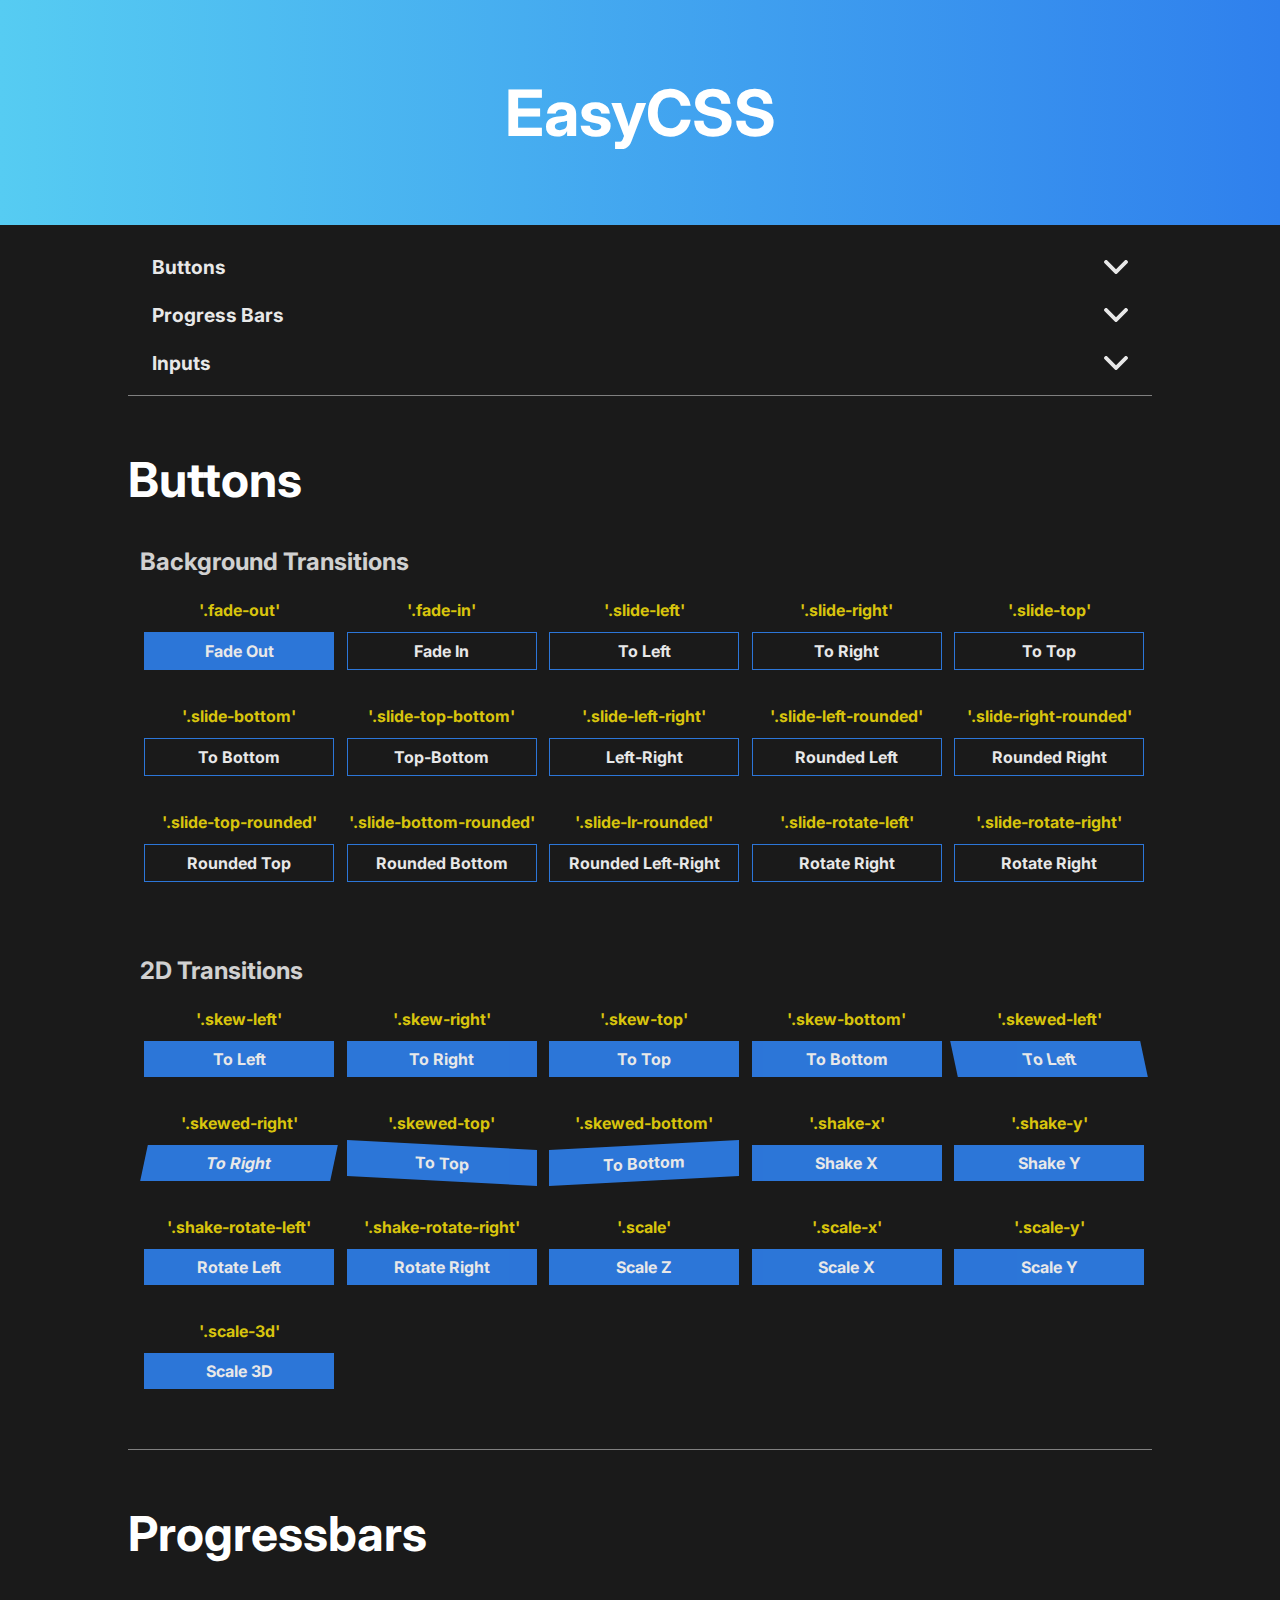
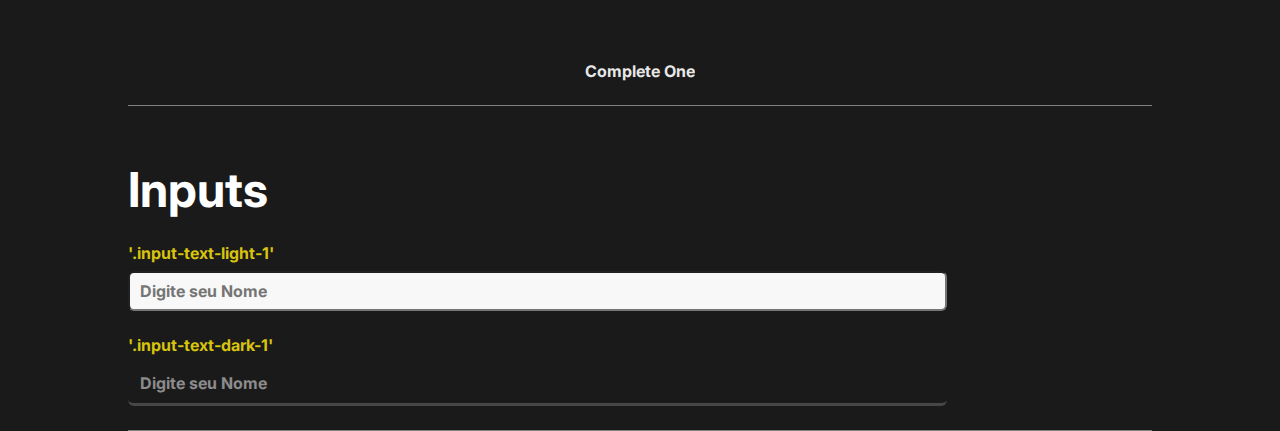
<file: index.html>
<!DOCTYPE html>
<html lang="en">

<head>
    <meta charset="UTF-8">
    <meta http-equiv="X-UA-Compatible" content="IE=edge">
    <meta name="viewport" content="width=device-width, initial-scale=1.0">
    <link rel="stylesheet" href="./assets/css/style.css">
    <link rel="stylesheet" href="./Easy.min.css">
    <link rel="preconnect" href="https://fonts.gstatic.com">
    <link href="https://fonts.googleapis.com/css2?family=Inter:wght@400;700&display=swap" rel="stylesheet">

    <title>EasyCSS</title>
</head>

<body>
    <div class="hero">
        <h1>EasyCSS</h1>
    </div>
    <main>
        <section class="menu">
            <ul>
                <li><a href="#buttons">Buttons <img src="./assets/img/seta-para-baixo.svg" alt=""></a></li>
                <li><a href="#progressbars">Progress Bars <img src="./assets/img/seta-para-baixo.svg" alt=""></a></li>
                <li><a href="#inputs">Inputs <img src="./assets/img/seta-para-baixo.svg" alt=""></a></li>
            </ul>
        </section>
        <h1>Buttons</h1>
        <section class="buttons" id="buttons">
            <h2>Background Transitions</h2>
            <div>
                <div class="button">
                    <p>'.fade-out'</p>
                    <a href="javascript:void(0)" class="easy-button fade-out">Fade Out</a>
                </div>
                <div class="button">
                    <p>'.fade-in'</p>
                    <a href="javascript:void(0)" class="easy-button fade-in">Fade In</a>
                </div>
                <div class="button">
                    <p>'.slide-left'</p>
                    <a href="javascript:void(0)" class="easy-button slide-left">To Left</a>
                </div>

                <div class="button">
                    <p>'.slide-right'</p>
                    <a href="javascript:void(0)" class=" easy-button slide-right">To Right</a>
                </div>

                <div class="button">
                    <p>'.slide-top'</p>
                    <a href="javascript:void(0)" class="easy-button slide-top">To Top</a>
                </div>

                <div class="button">
                    <p>'.slide-bottom'</p>
                    <a href="javascript:void(0)" class="easy-button slide-bottom">To Bottom</a>
                </div>

                <div class="button">
                    <p>'.slide-top-bottom'</p>
                    <a href="javascript:void(0)" class="easy-button slide-top-bottom">Top-Bottom</a>
                </div>

                <div class="button">
                    <p>'.slide-left-right'</p>
                    <a href="javascript:void(0)" class="easy-button slide-left-right">Left-Right</a>
                </div>
                <div class="button">
                    <p>'.slide-left-rounded'</p>
                    <a href="javascript:void(0)" class="easy-button slide-left-rounded">Rounded Left</a>
                </div>

                <div class="button">
                    <p>'.slide-right-rounded'</p>
                    <a href="javascript:void(0)" class="easy-button slide-right-rounded">Rounded Right</a>
                </div>

                <div class="button">
                    <p>'.slide-top-rounded'</p>
                    <a href="javascript:void(0)" class="easy-button slide-top-rounded">Rounded Top</a>
                </div>

                <div class="button">
                    <p>'.slide-bottom-rounded'</p>
                    <a href="javascript:void(0)" class="easy-button slide-bottom-rounded">Rounded Bottom</a>
                </div>

                <div class="button">
                    <p>'.slide-lr-rounded'</p>
                    <a href="javascript:void(0)" class="easy-button slide-lr-rounded">Rounded Left-Right</a>
                </div>

                <div class="button">
                    <p>'.slide-rotate-left'</p>
                    <a href="javascript:void(0)" class="easy-button slide-rotate-left">Rotate Right</a>
                </div>

                <div class="button">
                    <p>'.slide-rotate-right'</p>
                    <a href="javascript:void(0)" class="easy-button slide-rotate-right">Rotate Right</a>
                </div>
            </div>

            <h2>2D Transitions</h2>
            <div>
                <div class=" button">
                    <p>'.skew-left'</p>
                    <a href="javascript:void(0)" class="easy-button skew-left">To Left</a>
                </div>
                <div class="button">
                    <p>'.skew-right'</p>
                    <a href="javascript:void(0)" class="easy-button skew-right">To Right</a>
                </div>
                <div class="button">
                    <p>'.skew-top'</p>
                    <a href="javascript:void(0)" class="easy-button skew-top">To Top</a>
                </div>
                <div class="button">
                    <p>'.skew-bottom'</p>
                    <a href="javascript:void(0)" class="easy-button skew-bottom">To Bottom</a>
                </div>
                <div class="button">
                    <p>'.skewed-left'</p>

                    <a href="javascript:void(0)" class="easy-button skewed-left">To Left</a>
                </div>
                <div class="button">
                    <p>'.skewed-right'</p>

                    <a href="javascript:void(0)" class="easy-button skewed-right">To Right</a>
                </div>
                <div class="button">
                    <p>'.skewed-top'</p>

                    <a href="javascript:void(0)" class="easy-button skewed-top">To Top</a>
                </div>
                <div class="button">
                    <p>'.skewed-bottom'</p>
                    <a href="javascript:void(0)" class="easy-button skewed-bottom">To Bottom</a>
                </div>
                <div class="button">
                    <p>'.shake-x'</p>
                    <a href="javascript:void(0)" class="easy-button shake-x">Shake X</a>
                </div>
                <div class="button">
                    <p>'.shake-y'</p>
                    <a href="javascript:void(0)" class="easy-button shake-y">Shake Y</a>
                </div>
                <div class="button">
                    <p>'.shake-rotate-left'</p>
                    <a href="javascript:void(0)" class="easy-button shake-rotate-left">Rotate Left</a>
                </div>
                <div class="button">
                    <p>'.shake-rotate-right'</p>
                    <a href="javascript:void(0)" class="easy-button shake-rotate-right">Rotate Right</a>
                </div>
                <div class="button">
                    <p>'.scale'</p>
                    <a href="javascript:void(0)" class="easy-button scale">Scale Z</a>
                </div>
                <div class="button">
                    <p>'.scale-x'</p>
                    <a href="javascript:void(0)" class="easy-button scale-x">Scale X</a>
                </div>
                <div class="button">
                    <p>'.scale-y'</p>
                    <a href="javascript:void(0)" class="easy-button scale-y">Scale Y</a>
                </div>
                <div class="button">
                    <p>'.scale-3d'</p>
                    <a href="javascript:void(0)" class="easy-button scale-3d">Scale 3D</a>
                </div>
            </div>
        </section>

        <h1>Progressbars</h1>
        <section class="progressbars" id="progressbars">
            <div class="progressbar-infinite"></div>
            <div class="progressbar-infinite-steps">
                <div class="progressbar">
                    <div class="progressbar-loading"></div>
                </div>
                <a href="" class="step">Complete One</a>
            </div>
            <div class="progressbar-percentage-loading">
                <div class="progressbar"></div>
            </div>
        </section>

        <h1>Inputs</h1>
        <section class="inputs" id="inputs,">
            <div class="input-text">
                <p>'.input-text-light-1'</p>
                <input type="text" name="" id="" class="easy-input input-text-light-1" placeholder="Digite seu Nome">
            </div>
            <div class="input-text">
                <p>'.input-text-dark-1'</p>
                <input type="text" name="" id="" class="easy-input input-text-dark-1" placeholder="Digite seu Nome">
            </div>
        </section>
    </main>
    <script src="./assets/js/index.js"></script>
</body>

</html>
</file>
<file: assets/css/style.css>
* {
  margin: 0;
  padding: 0;
  -webkit-box-sizing: border-box;
          box-sizing: border-box;
  font-family: 'Inter', sans-serif;
  color: white;
  font-weight: 700 !important;
}

html {
  overflow-x: hidden;
  scroll-behavior: smooth;
}

body {
  background-color: #1a1a1a;
}

.hero {
  background: -webkit-gradient(linear, left top, right top, from(#56CCF2), to(#2F80ED));
  background: linear-gradient(to right, #56CCF2 0%, #2F80ED 100%);
  min-width: 100vw;
  min-height: 25vh;
  z-index: -2;
  display: -webkit-box;
  display: -ms-flexbox;
  display: flex;
  -webkit-box-pack: center;
      -ms-flex-pack: center;
          justify-content: center;
  -webkit-box-align: center;
      -ms-flex-align: center;
          align-items: center;
}

.hero h1 {
  margin: 0;
  font-size: 4rem;
  color: white;
}

main {
  max-width: 1024px;
  margin: 0 auto;
}

main .menu {
  margin-top: 10px;
  width: 100%;
  max-width: 1024px;
}

main .menu ul {
  width: 100%;
  padding: 8px 12px;
  list-style: none;
}

main .menu ul li {
  width: 100%;
}

main .menu ul li a {
  margin: 0;
  padding: 12px;
  display: -webkit-inline-box;
  display: -ms-inline-flexbox;
  display: inline-flex;
  -webkit-box-pack: justify;
      -ms-flex-pack: justify;
          justify-content: space-between;
  width: 100%;
  text-align: left;
  border-radius: 8px;
  font-size: 1.2rem;
}

main .menu ul li a img {
  width: 24px;
  height: 24px;
}

main .menu ul li a:hover {
  background-color: #222;
  -webkit-transition: .4s ease;
  transition: .4s ease;
}

main h1 {
  font-size: 3rem;
  margin: 54px 0 24px;
}

main h2 {
  margin: 14px 0 24px;
  opacity: 0.8;
}

main div {
  margin-bottom: 24px;
}

section {
  border-bottom: 1px solid gray;
}

input {
  color: black;
  font-size: 1rem;
}

input:focus {
  outline: none;
}

a {
  text-decoration: none;
  opacity: .9;
  color: white;
  text-align: center;
  margin: 4px;
}

a:hover {
  opacity: 1;
}

p {
  margin-bottom: 8px;
  color: #d8c40d;
}

.buttons {
  padding: 0px 12px;
  display: -webkit-box;
  display: -ms-flexbox;
  display: flex;
  -webkit-box-orient: vertical;
  -webkit-box-direction: normal;
      -ms-flex-direction: column;
          flex-direction: column;
}

.buttons div {
  display: -webkit-box;
  display: -ms-flexbox;
  display: flex;
  -ms-flex-wrap: wrap;
      flex-wrap: wrap;
  -webkit-box-pack: justify;
      -ms-flex-pack: justify;
          justify-content: space-between;
  -webkit-box-align: center;
      -ms-flex-align: center;
          align-items: center;
}

.buttons div .button {
  display: -webkit-box;
  display: -ms-flexbox;
  display: flex;
  -webkit-box-orient: vertical;
  -webkit-box-direction: normal;
      -ms-flex-direction: column;
          flex-direction: column;
  -webkit-box-pack: center;
      -ms-flex-pack: center;
          justify-content: center;
  -webkit-box-align: center;
      -ms-flex-align: center;
          align-items: center;
  width: 190px;
}

.buttons div .button a {
  margin-bottom: 12px;
  width: 100%;
}

.progressbars {
  display: -webkit-box;
  display: -ms-flexbox;
  display: flex;
  -webkit-box-pack: justify;
      -ms-flex-pack: justify;
          justify-content: space-between;
  -webkit-box-align: start;
      -ms-flex-align: start;
          align-items: flex-start;
  padding-top: 50px;
}
/*# sourceMappingURL=style.css.map */
</file>
<file: Easy.min.css>
.easy-button{position:relative;padding:8px 16px;display:inline-block;font-size:1rem;text-decoration:none}.fade-in{border:1px solid #2f80ed;color:#fff}.fade-in:hover{-webkit-transition:.7s ease;transition:.7s ease;background:#2f80ed}.fade-out{color:#fff;border:1px solid #2f80ed;background:#2f80ed}.fade-out:hover{-webkit-transition:.7s ease;transition:.7s ease;background:transparent}.slide-right{border:1px solid #2f80ed}.slide-right:before{content:"";position:absolute;top:0;left:0;width:0;height:100%;background:-webkit-gradient(linear,left top,right top,from(#56ccf2),to(#2f80ed));background:linear-gradient(90deg,#56ccf2 0,#2f80ed);z-index:-1;-webkit-transition:.7s ease;transition:.7s ease}.slide-right:hover{color:#fff}.slide-right:hover:before{width:100%}.slide-left{border:1px solid #2f80ed}.slide-left:before{content:"";position:absolute;top:0;right:0;width:0;height:100%;background:-webkit-gradient(linear,left top,right top,from(#56ccf2),to(#2f80ed));background:linear-gradient(90deg,#56ccf2 0,#2f80ed);z-index:-1;-webkit-transition:.7s ease;transition:.7s ease}.slide-left:hover{color:#fff}.slide-left:hover:before{width:100%}.slide-bottom{border:1px solid #2f80ed}.slide-bottom:before{content:"";position:absolute;top:0;left:0;width:100%;height:0%;background:-webkit-gradient(linear,left top,right top,from(#56ccf2),to(#2f80ed));background:linear-gradient(90deg,#56ccf2 0,#2f80ed);z-index:-1;-webkit-transition:.7s ease;transition:.7s ease}.slide-bottom:hover{color:#fff}.slide-bottom:hover:before{height:100%}.slide-top{border:1px solid #2f80ed}.slide-top:before{content:"";position:absolute;bottom:0;left:0;width:100%;height:0%;background:-webkit-gradient(linear,left top,right top,from(#56ccf2),to(#2f80ed));background:linear-gradient(90deg,#56ccf2 0,#2f80ed);z-index:-1;-webkit-transition:.7s ease;transition:.7s ease}.slide-top:hover{color:#fff}.slide-top:hover:before{height:100%}.slide-top-bottom{border:1px solid #2f80ed}.slide-top-bottom:before{bottom:0}.slide-top-bottom:after,.slide-top-bottom:before{content:"";position:absolute;left:0;width:100%;height:0%;background:-webkit-gradient(linear,left top,right top,from(#56ccf2),to(#2f80ed));background:linear-gradient(90deg,#56ccf2 0,#2f80ed);z-index:-1;-webkit-transition:.7s ease;transition:.7s ease}.slide-top-bottom:after{top:0}.slide-top-bottom:hover{color:#fff}.slide-top-bottom:hover:after,.slide-top-bottom:hover:before{height:50%}.slide-left-right{border:1px solid #2f80ed}.slide-left-right:before{right:0;-webkit-transform:rotate(180deg);transform:rotate(180deg)}.slide-left-right:after,.slide-left-right:before{content:"";position:absolute;top:0;width:0;height:100%;background:-webkit-gradient(linear,left top,right top,from(#56ccf2),to(#2f80ed));background:linear-gradient(90deg,#56ccf2 0,#2f80ed);z-index:-1;-webkit-transition:.7s ease;transition:.7s ease}.slide-left-right:after{left:0}.slide-left-right:hover{color:#fff}.slide-left-right:hover:after,.slide-left-right:hover:before{width:51%}.slide-right-rounded{border:1px solid #2f80ed}.slide-right-rounded:before{content:"";position:absolute;top:0;left:0;width:0;height:100%;background:-webkit-gradient(linear,left top,right top,from(#56ccf2),to(#2f80ed));background:linear-gradient(90deg,#56ccf2 0,#2f80ed);z-index:-2;-webkit-transition:.7s ease;transition:.7s ease}.slide-right-rounded:hover{color:#fff}.slide-right-rounded:hover:before{width:100%;-webkit-animation:roundedButtonLeft .7s;animation:roundedButtonLeft .7s}.slide-left-rounded{border:1px solid #2f80ed}.slide-left-rounded:before{content:"";position:absolute;top:0;right:0;width:0;height:100%;background:-webkit-gradient(linear,left top,right top,from(#56ccf2),to(#2f80ed));background:linear-gradient(90deg,#56ccf2 0,#2f80ed);z-index:-1;-webkit-transition:.7s ease;transition:.7s ease}.slide-left-rounded:hover{color:#fff}.slide-left-rounded:hover:before{width:100%;-webkit-animation:roundedButtonRight .7s;animation:roundedButtonRight .7s}.slide-rotate-left{border:1px solid #2f80ed}.slide-rotate-left:before{content:"";position:absolute;top:0;left:0;width:0;height:100%;background:-webkit-gradient(linear,left top,right top,from(#56ccf2),to(#2f80ed));background:linear-gradient(90deg,#56ccf2 0,#2f80ed);z-index:-1;-webkit-transition:.7s ease;transition:.7s ease}.slide-rotate-left:hover{color:#fff}.slide-rotate-left:hover:before{width:100%;-webkit-animation:button3d .7s;animation:button3d .7s}.slide-rotate-right{border:1px solid #2f80ed}.slide-rotate-right:before{content:"";position:absolute;top:0;right:0;width:0;height:100%;background:-webkit-gradient(linear,left top,right top,from(#56ccf2),to(#2f80ed));background:linear-gradient(90deg,#56ccf2 0,#2f80ed);z-index:-1;-webkit-transform:rotateY(-180deg);transform:rotateY(-180deg);-webkit-transition:.7s ease;transition:.7s ease}.slide-rotate-right:hover{color:#fff}.slide-rotate-right:hover:before{width:100%;-webkit-animation:button3d .7s;animation:button3d .7s}.slide-bottom-rounded{border:1px solid #2f80ed}.slide-bottom-rounded:before{content:"";position:absolute;top:0;left:0;width:100%;height:0%;background:-webkit-gradient(linear,left top,right top,from(#56ccf2),to(#2f80ed));background:linear-gradient(90deg,#56ccf2 0,#2f80ed);z-index:-1;-webkit-transition:.7s ease;transition:.7s ease}.slide-bottom-rounded:hover{color:#fff}.slide-bottom-rounded:hover:before{-webkit-animation:roundedButtonBottom .7s ease;animation:roundedButtonBottom .7s ease;height:100%}.slide-top-rounded{border:1px solid #2f80ed}.slide-top-rounded:before{content:"";position:absolute;bottom:0;left:0;width:100%;height:0%;background:-webkit-gradient(linear,left top,right top,from(#56ccf2),to(#2f80ed));background:linear-gradient(90deg,#56ccf2 0,#2f80ed);z-index:-1;-webkit-transition:.7s ease;transition:.7s ease}.slide-top-rounded:hover{color:#fff}.slide-top-rounded:hover:before{height:100%;-webkit-animation:roundedButtonTop .7s ease-out;animation:roundedButtonTop .7s ease-out}.slide-lr-rounded{border:1px solid #2f80ed}.slide-lr-rounded:before{right:0;-webkit-transform:rotate(180deg);transform:rotate(180deg)}.slide-lr-rounded:after,.slide-lr-rounded:before{content:"";position:absolute;top:0;width:0;height:100%;background:-webkit-gradient(linear,left top,right top,from(#56ccf2),to(#2f80ed));background:linear-gradient(90deg,#56ccf2 0,#2f80ed);z-index:-1;-webkit-transition:.7s ease;transition:.7s ease}.slide-lr-rounded:after{left:0}.slide-lr-rounded:hover{color:#fff}.slide-lr-rounded:hover:after,.slide-lr-rounded:hover:before{width:51%;-webkit-animation:roundedButtonLeft .7s ease;animation:roundedButtonLeft .7s ease}.skew-left{background-color:#2f80ed;color:#fff;-webkit-transition:.4s ease;transition:.4s ease}.skew-left:hover{-webkit-transform:skewX(12deg);transform:skewX(12deg)}.skew-right{background:#2f80ed;color:#fff;-webkit-transition:.4s ease;transition:.4s ease}.skew-right:hover{-webkit-transform:skewX(-12deg);transform:skewX(-12deg)}.skew-top{background:#2f80ed;color:#fff;-webkit-transition:.4s ease;transition:.4s ease}.skew-top:hover{-webkit-transform:skewY(3deg);transform:skewY(3deg)}.skew-bottom{background:#2f80ed;color:#fff;-webkit-transition:.4s ease;transition:.4s ease}.skew-bottom:hover{-webkit-transform:skewY(-3deg);transform:skewY(-3deg)}.skewed-left{background:#2f80ed;color:#fff;-webkit-transition:.4s ease;transition:.4s ease;-webkit-transform:skewX(12deg);transform:skewX(12deg)}.skewed-left:hover{-webkit-transform:skewX(0deg);transform:skewX(0deg)}.skewed-right{background:#2f80ed;color:#fff;-webkit-transition:.4s ease;transition:.4s ease;-webkit-transform:skewX(-12deg);transform:skewX(-12deg)}.skewed-right:hover{-webkit-transform:skewX(0deg);transform:skewX(0deg)}.skewed-top{background:#2f80ed;color:#fff;-webkit-transition:.4s ease;transition:.4s ease;-webkit-transform:skewY(3deg);transform:skewY(3deg)}.skewed-top:hover{-webkit-transform:skewY(0deg);transform:skewY(0deg)}.skewed-bottom{background:#2f80ed;color:#fff;-webkit-transition:.4s ease;transition:.4s ease;-webkit-transform:skewY(-3deg);transform:skewY(-3deg)}.skewed-bottom:hover{-webkit-transform:skewY(0deg);transform:skewY(0deg)}.shake-x{background:#2f80ed;color:#fff;-webkit-transition:.4s ease;transition:.4s ease}.shake-x:hover{-webkit-animation:shakeButtonX .15s ease;animation:shakeButtonX .15s ease}.shake-y{background:#2f80ed;color:#fff;-webkit-transition:.4s ease;transition:.4s ease}.shake-y:hover{-webkit-animation:shakeButtonY .15s ease;animation:shakeButtonY .15s ease}.shake-rotate-right{background:#2f80ed;color:#fff;-webkit-transition:.4s ease;transition:.4s ease}.shake-rotate-right:hover{-webkit-animation:shakeRotateRightButton .15s ease;animation:shakeRotateRightButton .15s ease}.shake-rotate-left{background:#2f80ed;color:#fff;-webkit-transition:.4s ease;transition:.4s ease}.shake-rotate-left:hover{-webkit-animation:shakeRotateLeftButton .15s ease;animation:shakeRotateLeftButton .15s ease}.scale-x{background:#2f80ed;color:#fff;-webkit-transition:.4s ease;transition:.4s ease}.scale-x:hover{-webkit-transform:scaleX(1.1);transform:scaleX(1.1)}.scale-y{background:#2f80ed;color:#fff;-webkit-transition:.4s ease;transition:.4s ease}.scale-y:hover{-webkit-transform:scaleY(1.1);transform:scaleY(1.1)}.scale{background:#2f80ed;color:#fff;-webkit-transition:.4s ease;transition:.4s ease}.scale:hover{-webkit-transform:scale(1.1);transform:scale(1.1)}.scale-3d{background:#2f80ed;color:#fff;-webkit-transition:.4s ease;transition:.4s ease}.scale-3d:hover{-webkit-transform:scale3d(1.1,1.2,1.3);transform:scale3d(1.1,1.2,1.3)}.easy-input{color:#000;font-size:1rem}.easy-input:focus{outline:none}.input-text-light-1{border-radius:6px;padding:8px 10px;width:80%;background-color:#f8f8f8}.input-text-light-1:focus{border:2px solid #2f80ed}.input-text-dark-1{border-radius:6px;padding:10px 12px;width:80%;border-style:none;-webkit-transition:.3s;transition:.3s;border-bottom:3px solid #474747;background-color:#1a1a1a;color:#fff!important}.input-text-dark-1::-webkit-input-placeholder{color:hsla(0,0%,100%,.5)}.input-text-dark-1:-ms-input-placeholder{color:hsla(0,0%,100%,.5)}.input-text-dark-1::-ms-input-placeholder{color:hsla(0,0%,100%,.5)}.input-text-dark-1::placeholder{color:hsla(0,0%,100%,.5)}.input-text-dark-1:focus{border-bottom:3px solid #2f80ed;background-color:#111}.input-text-dark-1:focus::-webkit-input-placeholder{color:hsla(0,0%,100%,.6)}.input-text-dark-1:focus:-ms-input-placeholder{color:hsla(0,0%,100%,.6)}.input-text-dark-1:focus::-ms-input-placeholder{color:hsla(0,0%,100%,.6)}.input-text-dark-1:focus::placeholder{color:hsla(0,0%,100%,.6)}@-webkit-keyframes shakeButtonX{0%{-webkit-transform:translateX(2px);transform:translateX(2px)}25%{-webkit-transform:translateX(0);transform:translateX(0)}50%{-webkit-transform:translateX(-2px);transform:translateX(-2px)}75%{-webkit-transform:translateX(0);transform:translateX(0)}to{-webkit-transform:translateX(2px);transform:translateX(2px)}}@keyframes shakeButtonX{0%{-webkit-transform:translateX(2px);transform:translateX(2px)}25%{-webkit-transform:translateX(0);transform:translateX(0)}50%{-webkit-transform:translateX(-2px);transform:translateX(-2px)}75%{-webkit-transform:translateX(0);transform:translateX(0)}to{-webkit-transform:translateX(2px);transform:translateX(2px)}}@-webkit-keyframes button3d{0%{border-radius:0 100% 0}to{border-radius:0}}@keyframes button3d{0%{border-radius:0 100% 0}to{border-radius:0}}@-webkit-keyframes roundedButtonLeft{0%{border-radius:0 20px 20px 0}50%{border-radius:0 20px 20px 0}to{border-radius:0}}@keyframes roundedButtonLeft{0%{border-radius:0 20px 20px 0}50%{border-radius:0 20px 20px 0}to{border-radius:0}}@-webkit-keyframes roundedButtonRight{0%{border-radius:20px 0 0 20px}50%{border-radius:20px 0 0 20px}to{border-radius:0}}@keyframes roundedButtonRight{0%{border-radius:20px 0 0 20px}50%{border-radius:20px 0 0 20px}to{border-radius:0}}@-webkit-keyframes roundedButtonTop{0%{border-radius:40px 40px 0 0}to{border-radius:0}}@keyframes roundedButtonTop{0%{border-radius:40px 40px 0 0}to{border-radius:0}}@-webkit-keyframes roundedButtonBottom{0%{border-radius:0 0 40px 40px}to{border-radius:0}}@keyframes roundedButtonBottom{0%{border-radius:0 0 40px 40px}to{border-radius:0}}@-webkit-keyframes shakeButtonY{0%{-webkit-transform:translateY(2px);transform:translateY(2px)}25%{-webkit-transform:translateY(0);transform:translateY(0)}50%{-webkit-transform:translateY(-2px);transform:translateY(-2px)}75%{-webkit-transform:translateY(0);transform:translateY(0)}to{-webkit-transform:translateY(2px);transform:translateY(2px)}}@keyframes shakeButtonY{0%{-webkit-transform:translateY(2px);transform:translateY(2px)}25%{-webkit-transform:translateY(0);transform:translateY(0)}50%{-webkit-transform:translateY(-2px);transform:translateY(-2px)}75%{-webkit-transform:translateY(0);transform:translateY(0)}to{-webkit-transform:translateY(2px);transform:translateY(2px)}}@-webkit-keyframes shakeRotateRightButton{0%{-webkit-transform:rotate(2deg);transform:rotate(2deg)}25%{-webkit-transform:rotate(0deg);transform:rotate(0deg)}50%{-webkit-transform:rotate(-2deg);transform:rotate(-2deg)}75%{-webkit-transform:rotate(0deg);transform:rotate(0deg)}to{-webkit-transform:rotate(2deg);transform:rotate(2deg)}}@keyframes shakeRotateRightButton{0%{-webkit-transform:rotate(2deg);transform:rotate(2deg)}25%{-webkit-transform:rotate(0deg);transform:rotate(0deg)}50%{-webkit-transform:rotate(-2deg);transform:rotate(-2deg)}75%{-webkit-transform:rotate(0deg);transform:rotate(0deg)}to{-webkit-transform:rotate(2deg);transform:rotate(2deg)}}@-webkit-keyframes shakeRotateLeftButton{0%{-webkit-transform:rotate(-2deg);transform:rotate(-2deg)}25%{-webkit-transform:rotate(0deg);transform:rotate(0deg)}50%{-webkit-transform:rotate(2deg);transform:rotate(2deg)}75%{-webkit-transform:rotate(0deg);transform:rotate(0deg)}to{-webkit-transform:rotate(-2deg);transform:rotate(-2deg)}}@keyframes shakeRotateLeftButton{0%{-webkit-transform:rotate(-2deg);transform:rotate(-2deg)}25%{-webkit-transform:rotate(0deg);transform:rotate(0deg)}50%{-webkit-transform:rotate(2deg);transform:rotate(2deg)}75%{-webkit-transform:rotate(0deg);transform:rotate(0deg)}to{-webkit-transform:rotate(-2deg);transform:rotate(-2deg)}}
</file>
